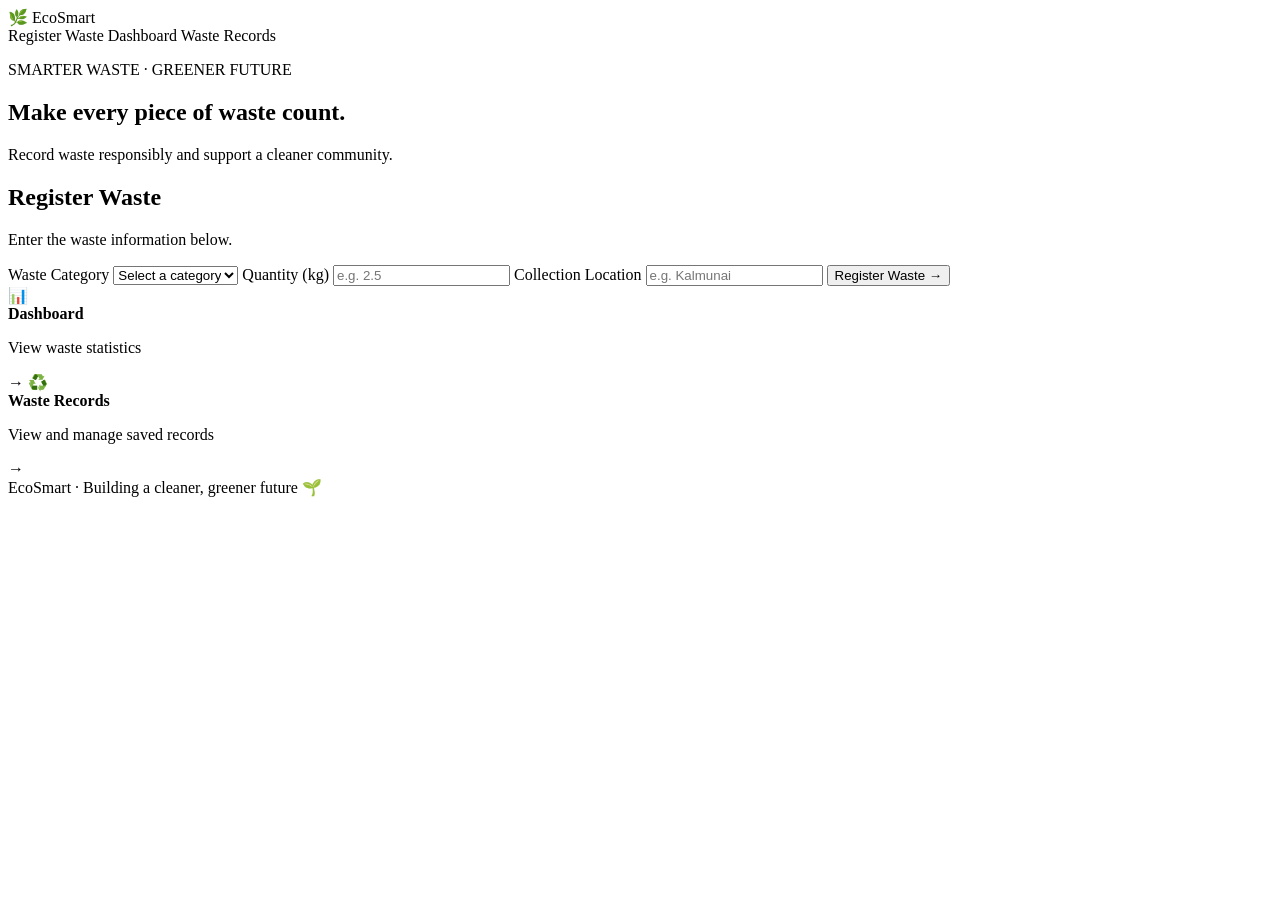
<file: src/main/resources/templates/index.html>
<!DOCTYPE html>
<html lang="en" xmlns:th="http://www.thymeleaf.org">
<head>
    <meta charset="UTF-8">
    <meta name="viewport" content="width=device-width, initial-scale=1.0">
    <title>EcoSmart | Smart Waste Management</title>
    <link rel="stylesheet" th:href="@{/style.css}">
</head>
<body>
<header class="navbar">
    <a class="brand" th:href="@{/}">🌿 EcoSmart</a>
    <nav>
        <a class="active" th:href="@{/}">Register Waste</a>
        <a th:href="@{/dashboard}">Dashboard</a>
        <a th:href="@{/records}">Waste Records</a>
    </nav>
</header>

<main class="container">
    <section class="hero">
        <p class="eyebrow">SMARTER WASTE · GREENER FUTURE</p>
        <h1>Make every piece of waste count.</h1>
        <p>Record waste responsibly and support a cleaner community.</p>
    </section>

    <section class="panel form-panel">
        <h2>Register Waste</h2>
        <p class="muted">Enter the waste information below.</p>

        <p class="error" th:if="${error}" th:text="${error}"></p>

        <form th:action="@{/register-waste}" method="post">
            <label for="category">Waste Category</label>
            <select id="category" name="category" required>
                <option value="">Select a category</option>
                <option value="Plastic">Plastic</option>
                <option value="Paper">Paper</option>
                <option value="Food Waste">Food Waste</option>
                <option value="Metal">Metal</option>
                <option value="Glass">Glass</option>
                <option value="Electronic Waste">Electronic Waste</option>
                <option value="Other">Other</option>
            </select>

            <label for="quantity">Quantity (kg)</label>
            <input id="quantity" type="number" name="quantity"
                   min="0.01" step="0.01" placeholder="e.g. 2.5" required>

            <label for="location">Collection Location</label>
            <input id="location" type="text" name="location"
                   maxlength="150" placeholder="e.g. Kalmunai" required>

            <button class="btn" type="submit">Register Waste →</button>
        </form>
    </section>

    <section class="quick-links">
        <a class="quick-card" th:href="@{/dashboard}">
            <span>📊</span>
            <div><strong>Dashboard</strong><p>View waste statistics</p></div>
            <span>→</span>
        </a>
        <a class="quick-card" th:href="@{/records}">
            <span>♻️</span>
            <div><strong>Waste Records</strong><p>View and manage saved records</p></div>
            <span>→</span>
        </a>
    </section>
</main>

<footer>EcoSmart · Building a cleaner, greener future 🌱</footer>
</body>
</html>
</file>
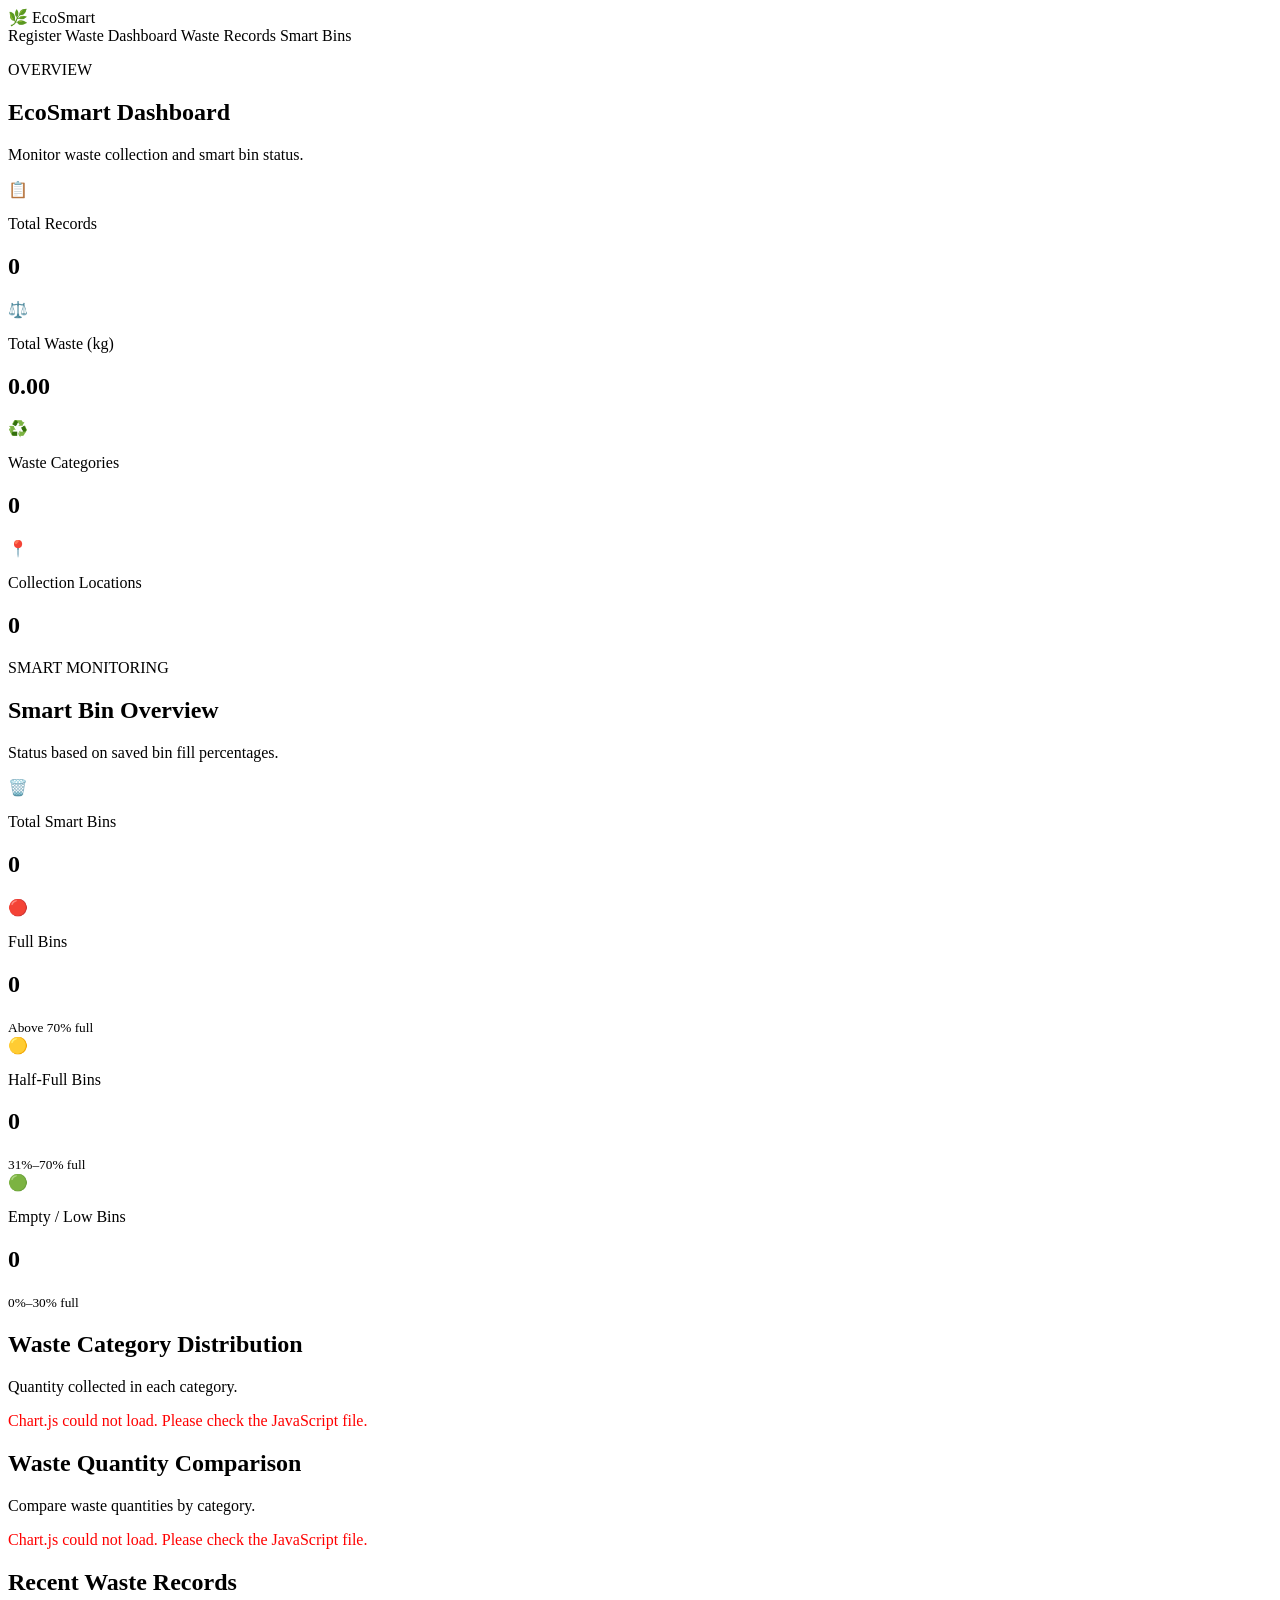
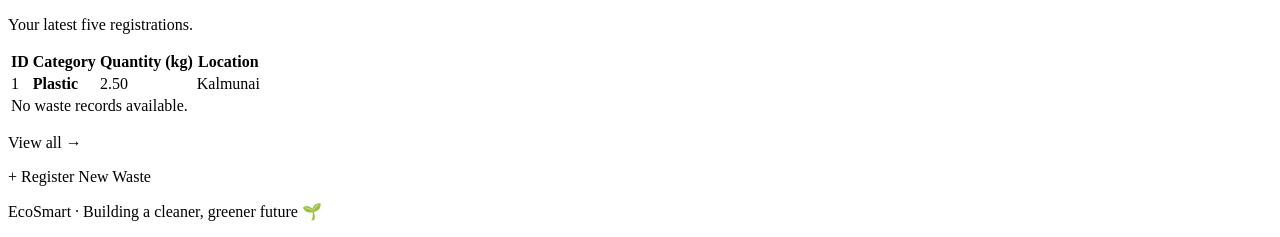
<file: src/main/resources/templates/dashboard.html>
<!DOCTYPE html>
<html lang="en" xmlns:th="http://www.thymeleaf.org">
<head>
    <meta charset="UTF-8">
    <meta name="viewport" content="width=device-width, initial-scale=1.0">
    <title>EcoSmart Dashboard</title>

    <link rel="stylesheet" th:href="@{/style.css}">
</head>
<script th:src="@{/chart.umd.min.js}"></script>

<script>
    window.addEventListener("load", function () {
        console.log("Chart.js loaded:", typeof window.Chart);

        if (typeof window.Chart === "undefined") {
            console.error("Chart.js is not available on window.");
        } else {
            console.log("Chart.js version:", window.Chart.version);
        }
    });
</script>
<body>

<header class="navbar">
    <a th:href="@{/}" class="logo">🌿 EcoSmart</a>

    <nav>
        <a th:href="@{/}">Register Waste</a>
        <a th:href="@{/dashboard}">Dashboard</a>
        <a th:href="@{/records}">Waste Records</a>
        <a th:href="@{/smart-bins}">Smart Bins</a>
    </nav>
</header>

<main class="container">

    <section class="page-heading">
        <p class="eyebrow">OVERVIEW</p>
        <h1>EcoSmart Dashboard</h1>
        <p>Monitor waste collection and smart bin status.</p>
    </section>

    <!-- Waste Statistics -->
    <section class="stats-grid">

        <div class="stat-card">
            <div class="stat-icon">📋</div>
            <p>Total Records</p>
            <h2 th:text="${totalRecords}">0</h2>
        </div>

        <div class="stat-card">
            <div class="stat-icon">⚖️</div>
            <p>Total Waste (kg)</p>
            <h2 th:text="${#numbers.formatDecimal(totalQuantity, 1, 2)}">
                0.00
            </h2>
        </div>

        <div class="stat-card">
            <div class="stat-icon">♻️</div>
            <p>Waste Categories</p>
            <h2 th:text="${categoryCount}">0</h2>
        </div>

        <div class="stat-card">
            <div class="stat-icon">📍</div>
            <p>Collection Locations</p>
            <h2 th:text="${locationCount}">0</h2>
        </div>

    </section>

    <!-- Smart Bin Statistics -->
    <section class="section-heading">
        <p class="eyebrow">SMART MONITORING</p>
        <h2>Smart Bin Overview</h2>
        <p>Status based on saved bin fill percentages.</p>
    </section>

    <section class="stats-grid">

        <div class="stat-card">
            <div class="stat-icon">🗑️</div>
            <p>Total Smart Bins</p>
            <h2 th:text="${totalBins}">0</h2>
        </div>

        <div class="stat-card">
            <div class="stat-icon">🔴</div>
            <p>Full Bins</p>
            <h2 th:text="${fullBins}">0</h2>
            <small>Above 70% full</small>
        </div>

        <div class="stat-card">
            <div class="stat-icon">🟡</div>
            <p>Half-Full Bins</p>
            <h2 th:text="${halfFullBins}">0</h2>
            <small>31%–70% full</small>
        </div>

        <div class="stat-card">
            <div class="stat-icon">🟢</div>
            <p>Empty / Low Bins</p>
            <h2 th:text="${emptyBins}">0</h2>
            <small>0%–30% full</small>
        </div>

    </section>

    <!-- Charts -->
    <section class="charts-grid">

        <div class="chart-panel">
            <h2>Waste Category Distribution</h2>
            <p>Quantity collected in each category.</p>

            <div class="chart-container">
                <canvas id="wastePieChart"></canvas>
            </div>
        </div>

        <div class="chart-panel">
            <h2>Waste Quantity Comparison</h2>
            <p>Compare waste quantities by category.</p>

            <div class="chart-container">
                <canvas id="wasteBarChart"></canvas>
            </div>
        </div>

    </section>

    <!-- Recent Waste Records -->
    <section class="records-section">

        <div class="section-heading">
            <h2>Recent Waste Records</h2>
            <p>Your latest five registrations.</p>
        </div>

        <div class="table-responsive">
            <table>
                <thead>
                    <tr>
                        <th>ID</th>
                        <th>Category</th>
                        <th>Quantity (kg)</th>
                        <th>Location</th>
                    </tr>
                </thead>

                <tbody>
                    <tr th:each="record : ${recentRecords}">
                        <td th:text="${record.id}">1</td>
                        <td>
                            <strong th:text="${record.category}">
                                Plastic
                            </strong>
                        </td>
                        <td th:text="${#numbers.formatDecimal(record.quantity, 1, 2)}">
                            2.50
                        </td>
                        <td th:text="${record.location}">
                            Kalmunai
                        </td>
                    </tr>

                    <tr th:if="${#lists.isEmpty(recentRecords)}">
                        <td colspan="4">No waste records available.</td>
                    </tr>
                </tbody>
            </table>
        </div>

        <p class="action-link">
            <a th:href="@{/records}">View all →</a>
        </p>

        <p class="action-link">
            <a th:href="@{/}">+ Register New Waste</a>
        </p>

    </section>

</main>

<footer>
    <p>EcoSmart · Building a cleaner, greener future 🌱</p>
</footer>

<!-- Load Chart.js before creating charts -->
<script th:src="@{/chart.umd.min.js}"></script>

<script th:inline="javascript">
    console.log("Chart.js status:", typeof Chart);

    if (typeof Chart === "undefined") {
        console.error("Chart.js failed to load!");

        document.querySelectorAll(".chart-container").forEach(function (container) {
            container.innerHTML =
                '<p style="color:red;">Chart.js could not load. Please check the JavaScript file.</p>';
        });
    } else {
        console.log("Chart.js loaded successfully!");

        const chartLabels = /*[[${chartLabels}]]*/ [];
        const chartValues = /*[[${chartValues}]]*/ [];

        const labels = Array.isArray(chartLabels) ? chartLabels : [];
        const values = Array.isArray(chartValues) ? chartValues : [];

        // Waste category pie chart
        const pieCanvas = document.getElementById("wastePieChart");

        if (pieCanvas) {
            new Chart(pieCanvas, {
                type: "pie",
                data: {
                    labels: labels,
                    datasets: [{
                        label: "Waste Quantity (kg)",
                        data: values,
                        backgroundColor: [
                            "#2e7d32",
                            "#66bb6a",
                            "#ffa726",
                            "#42a5f5",
                            "#ab47bc",
                            "#ef5350"
                        ],
                        borderWidth: 1
                    }]
                },
                options: {
                    responsive: true,
                    maintainAspectRatio: false,
                    plugins: {
                        legend: {
                            position: "bottom"
                        }
                    }
                }
            });
        }

        // Waste quantity bar chart
        const barCanvas = document.getElementById("wasteBarChart");

        if (barCanvas) {
            new Chart(barCanvas, {
                type: "bar",
                data: {
                    labels: labels,
                    datasets: [{
                        label: "Waste Quantity (kg)",
                        data: values,
                        backgroundColor: "#43a047",
                        borderColor: "#2e7d32",
                        borderWidth: 1
                    }]
                },
                options: {
                    responsive: true,
                    maintainAspectRatio: false,
                    scales: {
                        y: {
                            beginAtZero: true,
                            title: {
                                display: true,
                                text: "Quantity (kg)"
                            }
                        }
                    },
                    plugins: {
                        legend: {
                            display: true
                        }
                    }
                }
            });
        }
    }
</script>

</body>
</html>
</file>
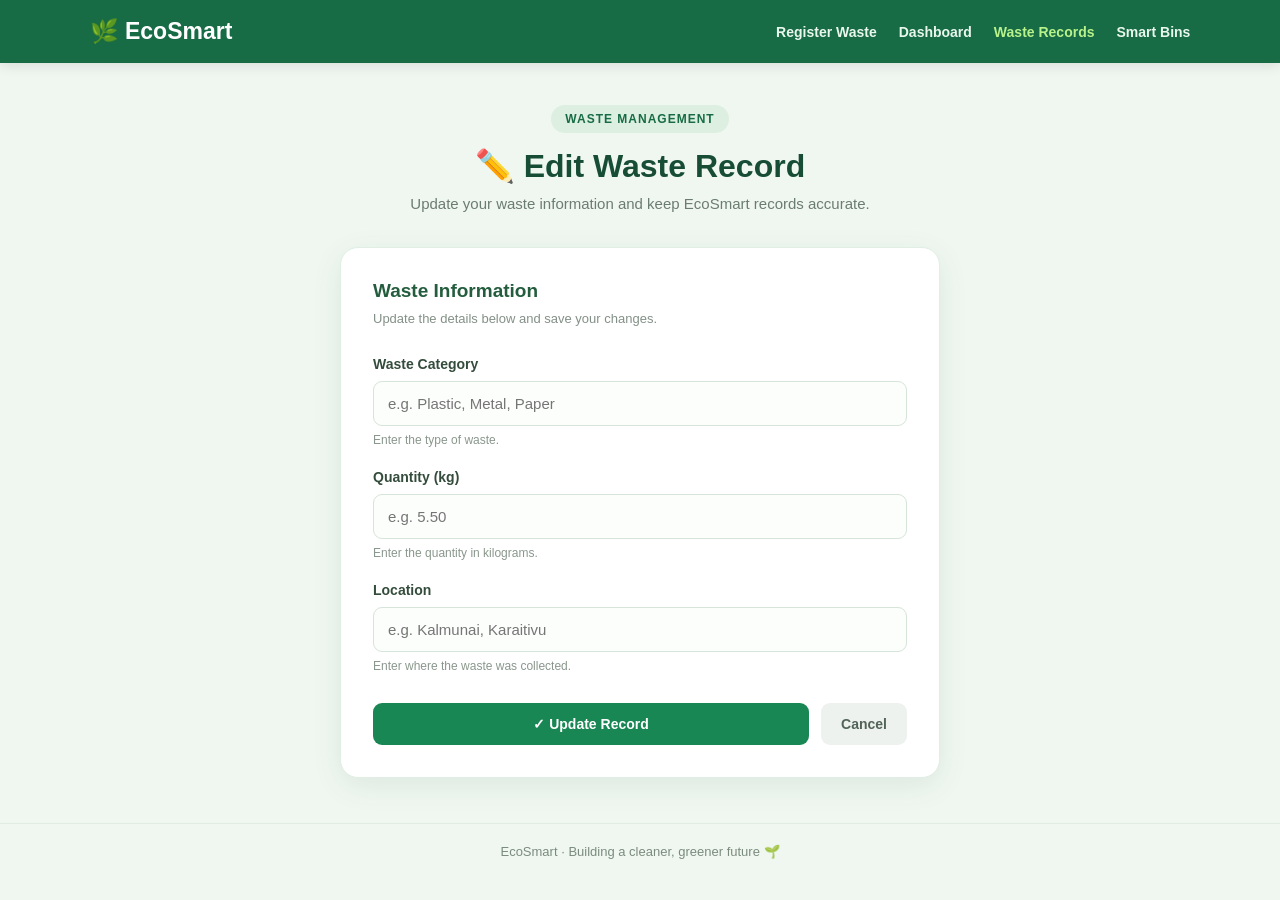
<file: src/main/resources/templates/edit-waste.html>
<!DOCTYPE html>
<html lang="en" xmlns:th="http://www.thymeleaf.org">
<head>
    <meta charset="UTF-8">
    <meta name="viewport" content="width=device-width, initial-scale=1.0">
    <title>Edit Waste | EcoSmart</title>

    <style>
        * {
            margin: 0;
            padding: 0;
            box-sizing: border-box;
            font-family: Arial, sans-serif;
        }

        body {
            background: #f0f7f1;
            color: #24352a;
            min-height: 100vh;
        }

        nav {
            background: #176b45;
            padding: 18px 7%;
            display: flex;
            justify-content: space-between;
            align-items: center;
            flex-wrap: wrap;
            gap: 15px;
            box-shadow: 0 3px 12px rgba(0,0,0,0.1);
        }

        .logo {
            color: white;
            font-size: 23px;
            font-weight: bold;
            text-decoration: none;
        }

        .nav-links {
            display: flex;
            gap: 22px;
            flex-wrap: wrap;
        }

        .nav-links a {
            color: #e9f7ed;
            text-decoration: none;
            font-size: 14px;
            font-weight: 600;
        }

        .nav-links a:hover,
        .nav-links a.active {
            color: #b8f28b;
        }

        .hero {
            text-align: center;
            padding: 42px 20px 25px;
        }

        .tag {
            display: inline-block;
            background: #dcefe0;
            color: #176b45;
            padding: 7px 14px;
            border-radius: 20px;
            font-size: 12px;
            font-weight: bold;
            letter-spacing: 1px;
            margin-bottom: 14px;
        }

        .hero h1 {
            font-size: 32px;
            margin-bottom: 10px;
            color: #174d35;
        }

        .hero p {
            color: #6b7c70;
            font-size: 15px;
        }

        .form-card {
            background: white;
            max-width: 600px;
            width: calc(100% - 32px);
            margin: 10px auto 45px;
            padding: 32px;
            border-radius: 18px;
            box-shadow: 0 8px 30px rgba(27, 88, 53, 0.09);
            border: 1px solid #e0eee3;
        }

        .card-heading {
            font-size: 19px;
            color: #245d3e;
            margin-bottom: 7px;
        }

        .card-description {
            font-size: 13px;
            color: #839087;
            margin-bottom: 27px;
            line-height: 1.5;
        }

        .form-group {
            margin-bottom: 22px;
        }

        label {
            display: block;
            font-size: 14px;
            font-weight: bold;
            margin-bottom: 9px;
            color: #344c3b;
        }

        input {
            width: 100%;
            padding: 13px 14px;
            border: 1px solid #d7e4d9;
            border-radius: 9px;
            font-size: 15px;
            color: #263c2d;
            background: #fcfefc;
            outline: none;
            transition: 0.2s;
        }

        input:focus {
            border-color: #27945b;
            box-shadow: 0 0 0 3px rgba(39, 148, 91, 0.12);
        }

        .hint {
            display: block;
            color: #8a978d;
            font-size: 12px;
            margin-top: 7px;
        }

        .buttons {
            display: flex;
            gap: 12px;
            margin-top: 30px;
        }

        .btn {
            display: inline-block;
            text-align: center;
            padding: 13px 20px;
            border-radius: 9px;
            font-size: 14px;
            font-weight: bold;
            text-decoration: none;
            cursor: pointer;
            border: none;
            transition: 0.2s;
        }

        .btn-update {
            background: #198754;
            color: white;
            flex: 1;
        }

        .btn-update:hover {
            background: #126b40;
            transform: translateY(-1px);
        }

        .btn-cancel {
            background: #edf2ee;
            color: #526358;
        }

        .btn-cancel:hover {
            background: #dfe8e1;
        }

        footer {
            text-align: center;
            color: #7b8b7e;
            font-size: 13px;
            padding: 20px;
            border-top: 1px solid #e1ece3;
        }

        @media (max-width: 600px) {
            nav {
                padding: 16px 5%;
            }

            .nav-links {
                gap: 13px;
            }

            .hero h1 {
                font-size: 27px;
            }

            .form-card {
                padding: 23px 19px;
            }

            .buttons {
                flex-direction: column;
            }
        }
    </style>
</head>

<body>

<nav>
    <a th:href="@{/}" class="logo">🌿 EcoSmart</a>

    <div class="nav-links">
        <a th:href="@{/}">Register Waste</a>
        <a th:href="@{/dashboard}">Dashboard</a>
        <a th:href="@{/records}" class="active">Waste Records</a>
        <a th:href="@{/smart-bins}">Smart Bins</a>
    </div>
</nav>

<section class="hero">
    <span class="tag">WASTE MANAGEMENT</span>
    <h1>✏️ Edit Waste Record</h1>
    <p>Update your waste information and keep EcoSmart records accurate.</p>
</section>

<main class="form-card">

    <h2 class="card-heading">Waste Information</h2>
    <p class="card-description">
        Update the details below and save your changes.
    </p>

    <form th:action="@{/update/{id}(id=${record.id})}"
          th:object="${record}" method="post">

        <div class="form-group">
            <label for="category">Waste Category</label>
            <input id="category" type="text"
                   th:field="*{category}" required
                   placeholder="e.g. Plastic, Metal, Paper">
            <span class="hint">Enter the type of waste.</span>
        </div>

        <div class="form-group">
            <label for="quantity">Quantity (kg)</label>
            <input id="quantity" type="number"
                   step="0.01" min="0.01"
                   th:field="*{quantity}" required
                   placeholder="e.g. 5.50">
            <span class="hint">Enter the quantity in kilograms.</span>
        </div>

        <div class="form-group">
            <label for="location">Location</label>
            <input id="location" type="text"
                   th:field="*{location}" required
                   placeholder="e.g. Kalmunai, Karaitivu">
            <span class="hint">Enter where the waste was collected.</span>
        </div>

        <div class="buttons">
            <button type="submit" class="btn btn-update">
                ✓ Update Record
            </button>

            <a th:href="@{/records}" class="btn btn-cancel">
                Cancel
            </a>
        </div>

    </form>
</main>

<footer>
    EcoSmart · Building a cleaner, greener future 🌱
</footer>

</body>
</html>
</file>
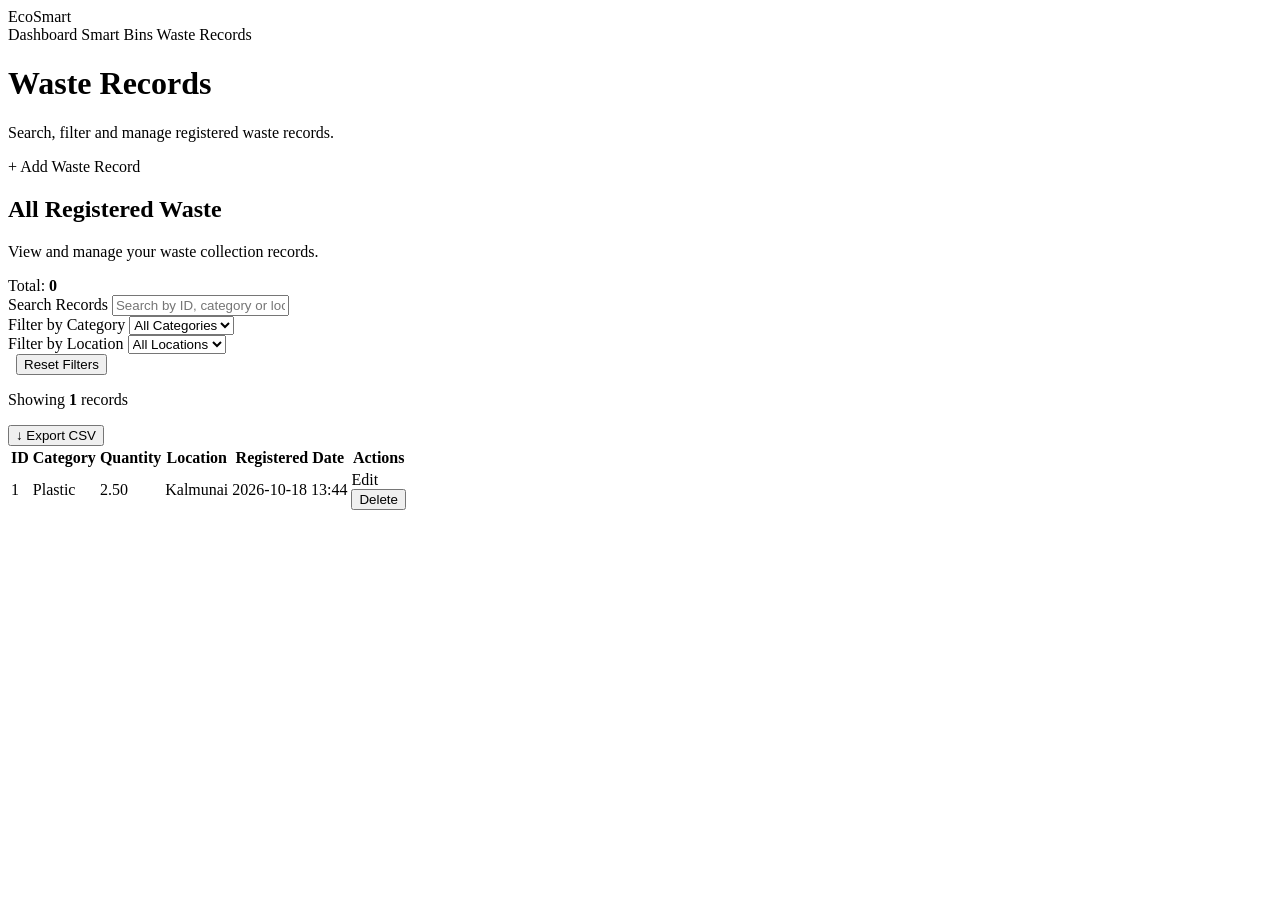
<file: src/main/resources/templates/records.html>
<!DOCTYPE html>
<html lang="en" xmlns:th="http://www.thymeleaf.org">
<head>
    <meta charset="UTF-8">
    <meta name="viewport" content="width=device-width, initial-scale=1.0">
    <title>Waste Records | EcoSmart</title>
    <link rel="stylesheet" th:href="@{/style.css}">
</head>

<body>

<nav class="navbar">
    <a class="nav-brand" th:href="@{/}">EcoSmart</a>

    <div class="nav-links">
        <a th:href="@{/}">Dashboard</a>
        <a th:href="@{/smart-bins}">Smart Bins</a>
        <a th:href="@{/records}" class="active">Waste Records</a>
    </div>
</nav>

<main class="container">

    <div class="page-heading">
        <div>
            <h1>Waste Records</h1>
            <p>Search, filter and manage registered waste records.</p>
        </div>

        <a th:href="@{/add}" class="btn btn-primary">
            + Add Waste Record
        </a>
    </div>

    <section class="panel">

        <div class="section-title">
            <div>
                <h2>All Registered Waste</h2>
                <p>View and manage your waste collection records.</p>
            </div>

            <span class="record-count">
                Total: <strong th:text="${records.size()}">0</strong>
            </span>
        </div>

        <!-- Search and Filters -->
        <div class="records-filters">

            <div class="filter-field search-field">
                <label for="recordSearch">Search Records</label>
                <input
                    type="text"
                    id="recordSearch"
                    placeholder="Search by ID, category or location..."
                    autocomplete="off">
            </div>

            <div class="filter-field">
                <label for="categoryFilter">Filter by Category</label>
                <select id="categoryFilter">
                    <option value="">All Categories</option>
                </select>
            </div>

            <div class="filter-field">
                <label for="locationFilter">Filter by Location</label>
                <select id="locationFilter">
                    <option value="">All Locations</option>
                </select>
            </div>

            <div class="filter-field reset-field">
                <label>&nbsp;</label>
                <button type="button" id="resetFilters"
                        class="btn btn-secondary">
                    Reset Filters
                </button>
            </div>

        </div>

        <!-- Export Toolbar -->
        <div class="records-toolbar">
            <p class="filter-summary">
                Showing <strong id="visibleCount">0</strong> records
            </p>

            <button type="button" id="exportCsv" class="btn btn-export">
                &#8595; Export CSV
            </button>
        </div>

        <!-- Waste Records Table -->
        <div class="table-wrap">

            <table id="recordsTable">

                <thead>
                    <tr>
                        <th>ID</th>
                        <th>Category</th>
                        <th>Quantity</th>
                        <th>Location</th>
                        <th>Registered Date</th>
                        <th>Actions</th>
                    </tr>
                </thead>

                <tbody id="recordsTableBody">

                    <tr class="record-row"
                        th:each="record : ${records}">

                        <td class="id-cell"
                            th:text="${record.id}">1</td>

                        <td class="category-cell"
                            th:text="${record.category}">Plastic</td>

                        <td class="quantity-cell"
                            th:text="${record.quantity}">2.50</td>

                        <td class="location-cell"
                            th:text="${record.location}">Kalmunai</td>

                        <td class="date-cell"
                            th:text="${record.registeredAt != null ? #temporals.format(record.registeredAt, 'yyyy-MM-dd HH:mm') : 'N/A'}">
                            2026-10-18 13:44
                        </td>

                        <td>
                            <div class="action-buttons">

                                <a th:href="@{/edit/{id}(id=${record.id})}"
                                   class="btn btn-small btn-edit">
                                    Edit
                                </a>

                                <form th:action="@{/delete/{id}(id=${record.id})}"
                                      method="post"
                                      class="delete-form"
                                      onsubmit="return confirm('Are you sure you want to delete this record?');">

                                    <button type="submit"
                                            class="btn btn-small btn-delete">
                                        Delete
                                    </button>

                                </form>

                            </div>
                        </td>

                    </tr>

                </tbody>

            </table>

        </div>

        <!-- No Records Message -->
        <div id="noResults" class="no-results" hidden>
            <h3>No records found</h3>
            <p>Try another search or reset the filters.</p>
        </div>

    </section>

</main>

<script>
document.addEventListener("DOMContentLoaded", function () {

    const searchInput = document.getElementById("recordSearch");
    const categoryFilter = document.getElementById("categoryFilter");
    const locationFilter = document.getElementById("locationFilter");
    const resetButton = document.getElementById("resetFilters");
    const exportButton = document.getElementById("exportCsv");
    const visibleCount = document.getElementById("visibleCount");
    const noResults = document.getElementById("noResults");

    const rows = Array.from(
        document.querySelectorAll("#recordsTableBody .record-row")
    );

    // Populate category and location filters from table data.
    function populateFilter(selectElement, cellClass) {
        const values = new Set();

        rows.forEach(function (row) {
            const cell = row.querySelector("." + cellClass);

            if (cell && cell.textContent.trim()) {
                values.add(cell.textContent.trim());
            }
        });

        Array.from(values)
            .sort((a, b) => a.localeCompare(b))
            .forEach(function (value) {
                const option = document.createElement("option");
                option.value = value;
                option.textContent = value;
                selectElement.appendChild(option);
            });
    }

    populateFilter(categoryFilter, "category-cell");
    populateFilter(locationFilter, "location-cell");

    // Search and filter records.
    function filterRecords() {
        const searchText = searchInput.value.trim().toLowerCase();
        const selectedCategory = categoryFilter.value.toLowerCase();
        const selectedLocation = locationFilter.value.toLowerCase();

        let count = 0;

        rows.forEach(function (row) {
            const id = row.querySelector(".id-cell").textContent.toLowerCase();
            const category = row.querySelector(".category-cell").textContent.trim().toLowerCase();
            const quantity = row.querySelector(".quantity-cell").textContent.toLowerCase();
            const location = row.querySelector(".location-cell").textContent.trim().toLowerCase();
            const date = row.querySelector(".date-cell").textContent.toLowerCase();

            const matchesSearch =
                id.includes(searchText) ||
                category.includes(searchText) ||
                quantity.includes(searchText) ||
                location.includes(searchText) ||
                date.includes(searchText);

            const matchesCategory =
                selectedCategory === "" || category === selectedCategory;

            const matchesLocation =
                selectedLocation === "" || location === selectedLocation;

            const visible =
                matchesSearch && matchesCategory && matchesLocation;

            row.style.display = visible ? "" : "none";

            if (visible) {
                count++;
            }
        });

        visibleCount.textContent = count;
        noResults.hidden = count !== 0;
    }

    searchInput.addEventListener("input", filterRecords);
    categoryFilter.addEventListener("change", filterRecords);
    locationFilter.addEventListener("change", filterRecords);

    // Reset all filters.
    resetButton.addEventListener("click", function () {
        searchInput.value = "";
        categoryFilter.value = "";
        locationFilter.value = "";
        filterRecords();
    });

    // Escape CSV values safely.
    function escapeCsv(value) {
        let text = String(value ?? "");

        // Prevent spreadsheet formula injection.
        if (/^[\s]*[=+\-@]/.test(text)) {
            text = "'" + text;
        }

        return '"' + text.replace(/"/g, '""') + '"';
    }

    // Export currently visible records to CSV.
    exportButton.addEventListener("click", function () {

        const visibleRows = rows.filter(function (row) {
            return row.style.display !== "none";
        });

        if (visibleRows.length === 0) {
            alert("There are no records to export.");
            return;
        }

        const headers = [
            "ID",
            "Category",
            "Quantity",
            "Location",
            "Registered Date"
        ];

        const csvRows = [headers.map(escapeCsv).join(",")];

        visibleRows.forEach(function (row) {
            const values = [
                row.querySelector(".id-cell").textContent.trim(),
                row.querySelector(".category-cell").textContent.trim(),
                row.querySelector(".quantity-cell").textContent.trim(),
                row.querySelector(".location-cell").textContent.trim(),
                row.querySelector(".date-cell").textContent.trim()
            ];

            csvRows.push(values.map(escapeCsv).join(","));
        });

        // UTF-8 BOM supports special characters in spreadsheet programs.
        const csvContent = "\uFEFF" + csvRows.join("\r\n");

        const blob = new Blob(
            [csvContent],
            { type: "text/csv;charset=utf-8;" }
        );

        const url = URL.createObjectURL(blob);
        const link = document.createElement("a");

        link.href = url;
        link.download = "EcoSmart_Waste_Records.csv";

        document.body.appendChild(link);
        link.click();
        link.remove();

        setTimeout(function () {
            URL.revokeObjectURL(url);
        }, 1000);
    });

    // Set initial record count.
    filterRecords();

});
</script>

</body>
</html>
</file>
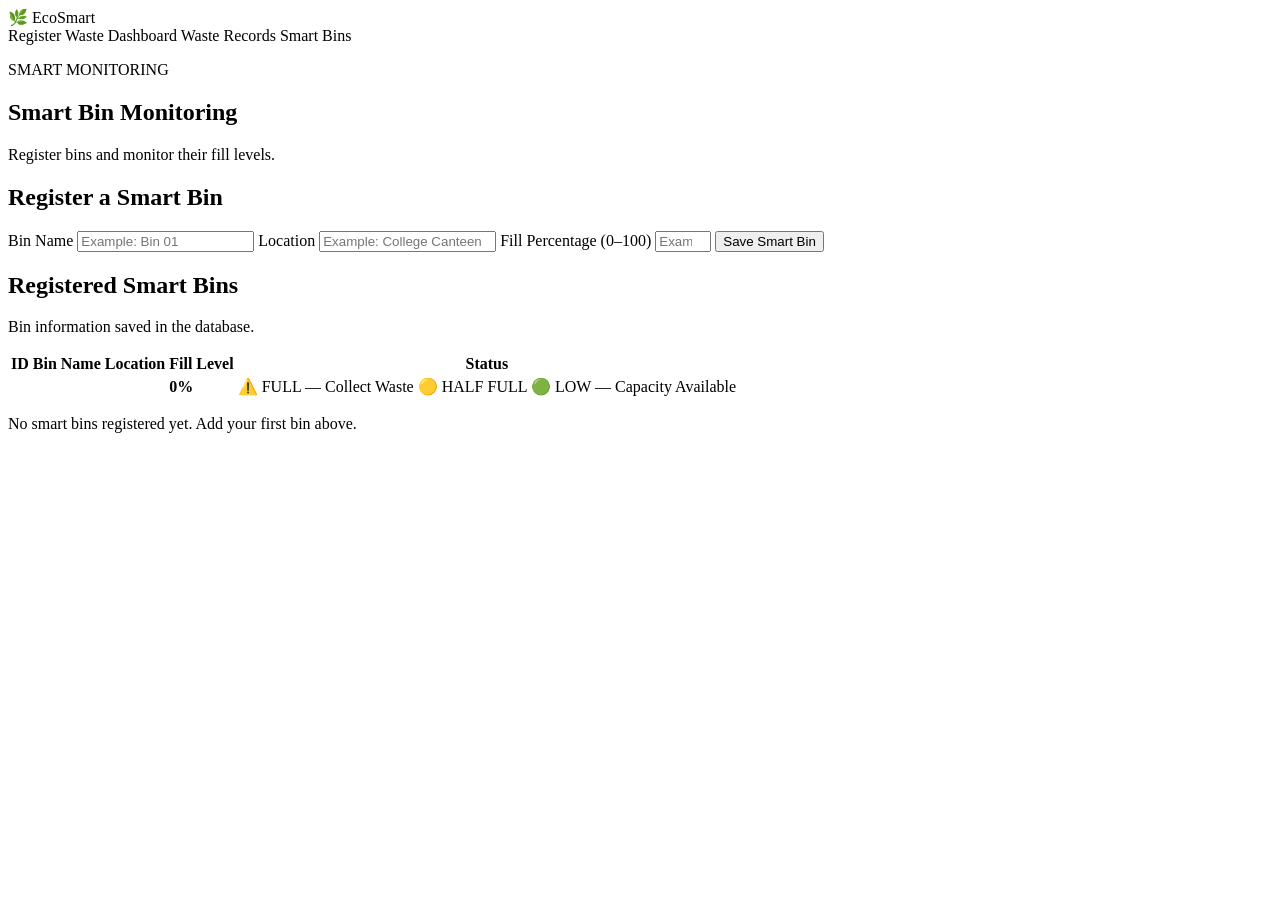
<file: src/main/resources/templates/smart-bins.html>
<!DOCTYPE html>
<html lang="en" xmlns:th="http://www.thymeleaf.org">
<head>
    <meta charset="UTF-8">
    <meta name="viewport" content="width=device-width, initial-scale=1.0">
    <title>EcoSmart | Smart Bin Monitoring</title>
    <link rel="stylesheet" th:href="@{/style.css}">
</head>
<body>

<header class="navbar">
    <a class="brand" th:href="@{/}">🌿 EcoSmart</a>
    <nav>
        <a th:href="@{/}">Register Waste</a>
        <a th:href="@{/dashboard}">Dashboard</a>
        <a th:href="@{/records}">Waste Records</a>
        <a class="active" th:href="@{/smart-bins}">Smart Bins</a>
    </nav>
</header>

<main class="container">

    <section class="page-heading">
        <p class="eyebrow">SMART MONITORING</p>
        <h1>Smart Bin Monitoring</h1>
        <p class="muted">Register bins and monitor their fill levels.</p>
    </section>

    <!-- Register Smart Bin -->
    <section class="panel">
        <h2>Register a Smart Bin</h2>

        <p th:if="${message}" th:text="${message}"></p>
        <p th:if="${error}" th:text="${error}"></p>

        <form th:action="@{/smart-bins/save}" method="post">

            <label for="binName">Bin Name</label>
            <input type="text"
                   id="binName"
                   name="binName"
                   placeholder="Example: Bin 01"
                   required>

            <label for="location">Location</label>
            <input type="text"
                   id="location"
                   name="location"
                   placeholder="Example: College Canteen"
                   required>

            <label for="fillPercentage">Fill Percentage (0–100)</label>
            <input type="number"
                   id="fillPercentage"
                   name="fillPercentage"
                   min="0"
                   max="100"
                   step="1"
                   placeholder="Example: 85"
                   required>

            <button type="submit" class="btn">Save Smart Bin</button>
        </form>
    </section>

    <!-- Registered Smart Bins -->
    <section class="panel">
        <div class="section-title">
            <div>
                <h2>Registered Smart Bins</h2>
                <p class="muted">Bin information saved in the database.</p>
            </div>
        </div>

        <div class="table-wrap" th:if="${!#lists.isEmpty(bins)}">
            <table>
                <thead>
                    <tr>
                        <th>ID</th>
                        <th>Bin Name</th>
                        <th>Location</th>
                        <th>Fill Level</th>
                        <th>Status</th>
                    </tr>
                </thead>

                <tbody>
                    <tr th:each="bin : ${bins}">
                        <td th:text="${bin.id}"></td>
                        <td th:text="${bin.binName}"></td>
                        <td th:text="${bin.location}"></td>

                        <!-- Fill Percentage and Progress Bar -->
                        <td>
                            <div class="bin-fill-info">
                                <strong th:text="${bin.fillPercentage + '%'}">0%</strong>

                                <div class="bin-progress"
                                     role="progressbar"
                                     aria-label="Bin fill level"
                                     th:attr="aria-valuenow=${bin.fillPercentage},
                                              aria-valuemin=0,
                                              aria-valuemax=100">

                                    <div class="bin-progress-bar"
                                         th:classappend="${bin.fillPercentage > 70} ? ' progress-high' : (${bin.fillPercentage > 30} ? ' progress-medium' : ' progress-low')"
                                         th:style="'width: ' + ${bin.fillPercentage} + '%'">
                                    </div>
                                </div>
                            </div>
                        </td>

                        <!-- Status and Warning Indicators -->
                        <td>
                            <span th:if="${bin.fillPercentage > 70}"
                                  class="bin-status status-high">
                                ⚠️ FULL — Collect Waste
                            </span>

                            <span th:if="${bin.fillPercentage > 30 and bin.fillPercentage <= 70}"
                                  class="bin-status status-medium">
                                🟡 HALF FULL
                            </span>

                            <span th:if="${bin.fillPercentage <= 30}"
                                  class="bin-status status-low">
                                🟢 LOW — Capacity Available
                            </span>
                        </td>
                    </tr>
                </tbody>
            </table>
        </div>

        <p th:if="${#lists.isEmpty(bins)}" class="muted">
            No smart bins registered yet. Add your first bin above.
        </p>
    </section>

</main>

</body>
</html>
</file>
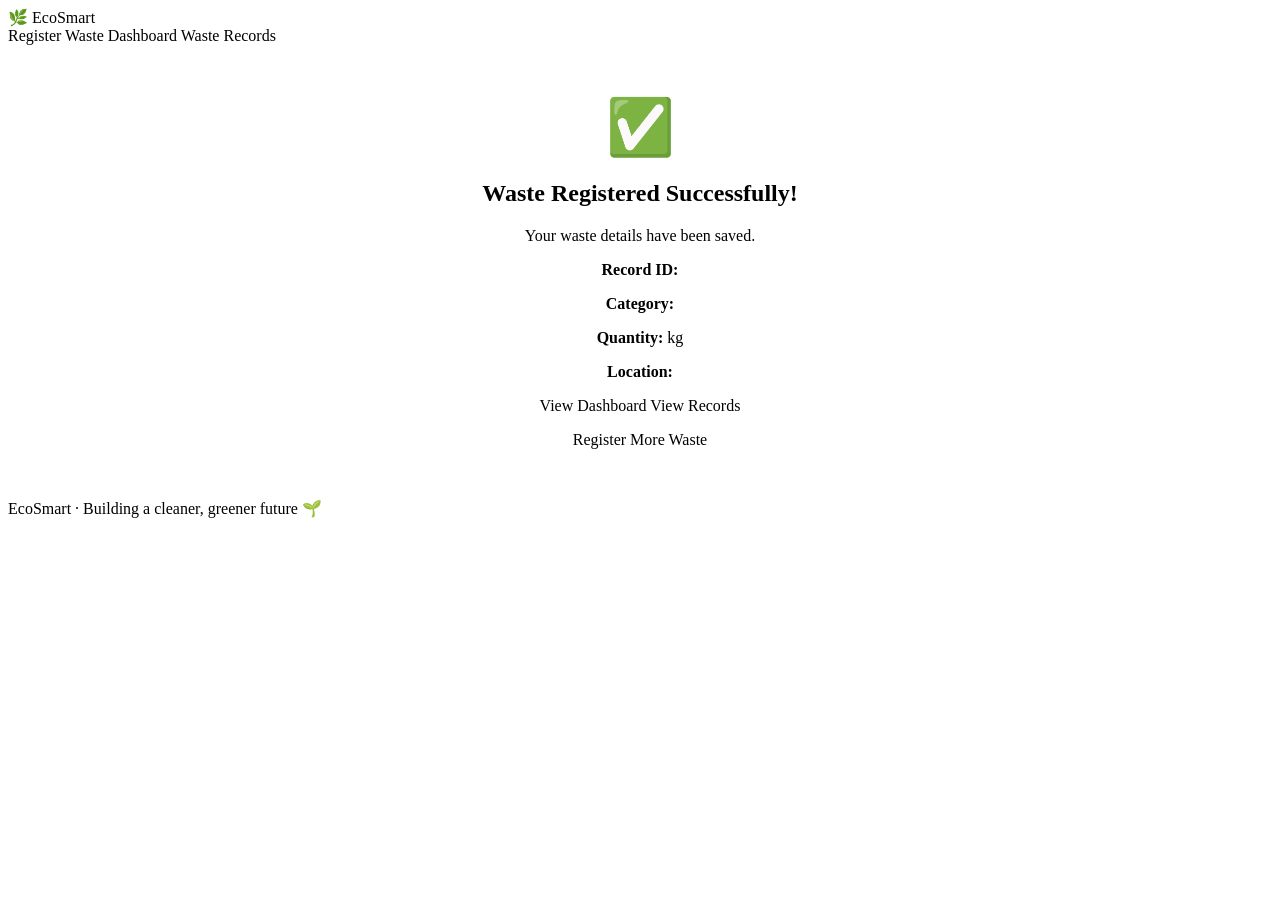
<file: src/main/resources/templates/success.html>
<!DOCTYPE html>
<html lang="en" xmlns:th="http://www.thymeleaf.org">
<head>
    <meta charset="UTF-8">
    <meta name="viewport" content="width=device-width, initial-scale=1.0">
    <title>EcoSmart | Success</title>
    <link rel="stylesheet" th:href="@{/style.css}">
</head>
<body>
<header class="navbar">
    <a class="brand" th:href="@{/}">🌿 EcoSmart</a>
    <nav>
        <a th:href="@{/}">Register Waste</a>
        <a th:href="@{/dashboard}">Dashboard</a>
        <a th:href="@{/records}">Waste Records</a>
    </nav>
</header>

<main class="container">
    <section class="panel" style="max-width:650px;margin:50px auto;text-align:center;">
        <div style="font-size:55px;">✅</div>
        <h1>Waste Registered Successfully!</h1>
        <p class="muted">Your waste details have been saved.</p>

        <p><strong>Record ID:</strong> <span th:text="${id}"></span></p>
        <p><strong>Category:</strong> <span th:text="${category}"></span></p>
        <p><strong>Quantity:</strong> <span th:text="${quantity}"></span> kg</p>
        <p><strong>Location:</strong> <span th:text="${location}"></span></p>

        <a class="btn" th:href="@{/dashboard}">View Dashboard</a>
        <a class="btn" th:href="@{/records}">View Records</a>
        <p><a class="text-link" th:href="@{/}">Register More Waste</a></p>
    </section>
</main>

<footer>EcoSmart · Building a cleaner, greener future 🌱</footer>
</body>
</html>
</file>
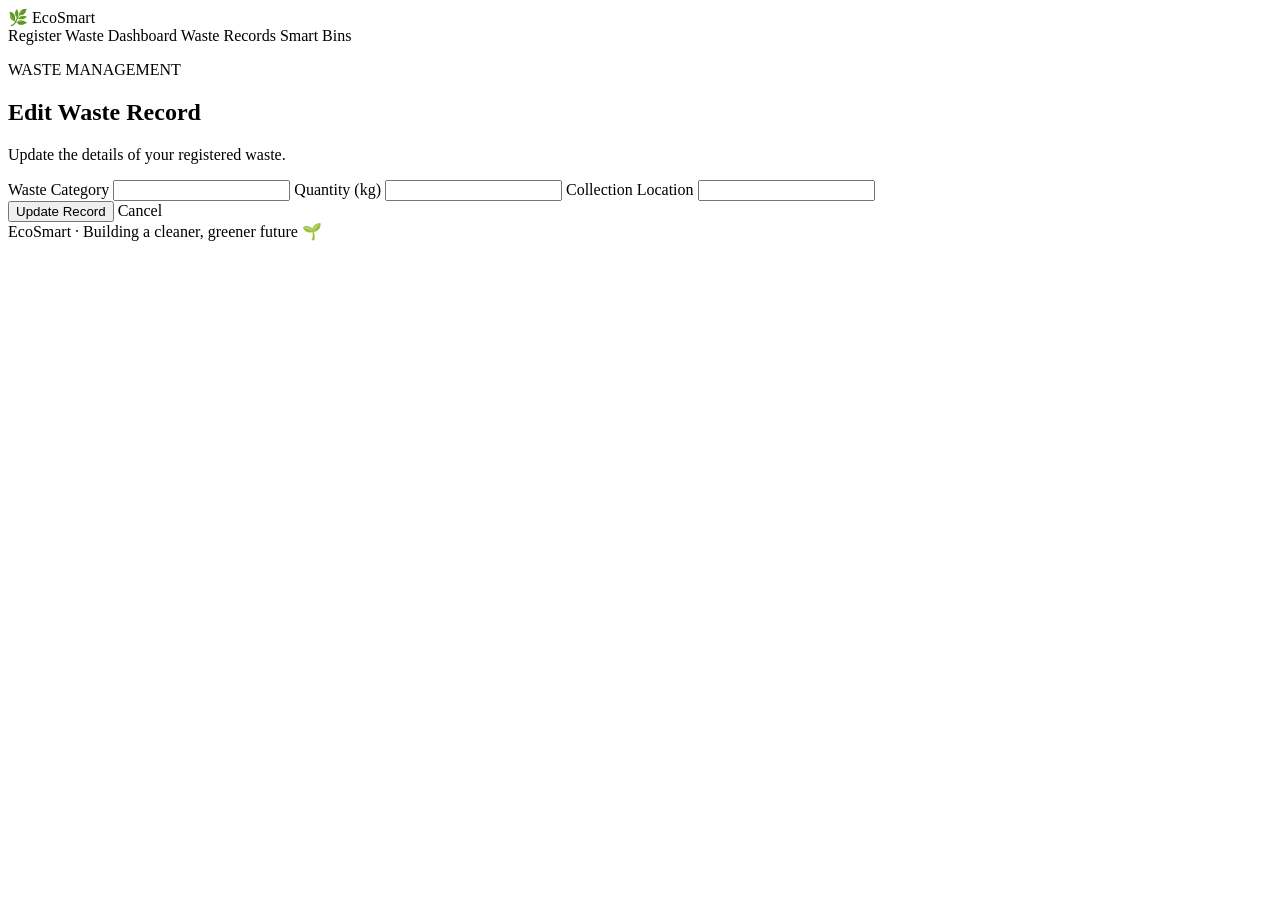
<file: src/main/resources/templates/waste.html>
<!DOCTYPE html>
<html lang="en" xmlns:th="http://www.thymeleaf.org">
<head>
    <meta charset="UTF-8">
    <meta name="viewport" content="width=device-width, initial-scale=1.0">
    <title>EcoSmart | Edit Waste</title>
    <link rel="stylesheet" th:href="@{/style.css}">
</head>
<body>

<header class="navbar">
    <a class="brand" th:href="@{/}">🌿 EcoSmart</a>
    <nav>
        <a th:href="@{/}">Register Waste</a>
        <a th:href="@{/dashboard}">Dashboard</a>
        <a class="active" th:href="@{/records}">Waste Records</a>
        <a th:href="@{/smart-bins}">Smart Bins</a>
    </nav>
</header>

<main class="container">
    <section class="page-heading">
        <p class="eyebrow">WASTE MANAGEMENT</p>
        <h1>Edit Waste Record</h1>
        <p class="muted">Update the details of your registered waste.</p>
    </section>

    <p class="notice"
       th:if="${message}"
       th:text="${message}"></p>

    <section class="panel">
        <form th:action="@{/update/{id}(id=${record.id})}"
              method="post">

            <label for="category">Waste Category</label>
            <input id="category"
                   type="text"
                   name="category"
                   th:value="${record.category}"
                   required>

            <label for="quantity">Quantity (kg)</label>
            <input id="quantity"
                   type="number"
                   name="quantity"
                   step="0.01"
                   min="0.01"
                   th:value="${record.quantity}"
                   required>

            <label for="location">Collection Location</label>
            <input id="location"
                   type="text"
                   name="location"
                   th:value="${record.location}"
                   required>

            <div class="action-buttons">
                <button class="btn" type="submit">
                    Update Record
                </button>

                <a class="btn-delete" th:href="@{/records}">
                    Cancel
                </a>
            </div>
        </form>
    </section>
</main>

<footer>EcoSmart · Building a cleaner, greener future 🌱</footer>

</body>
</html>
</file>
